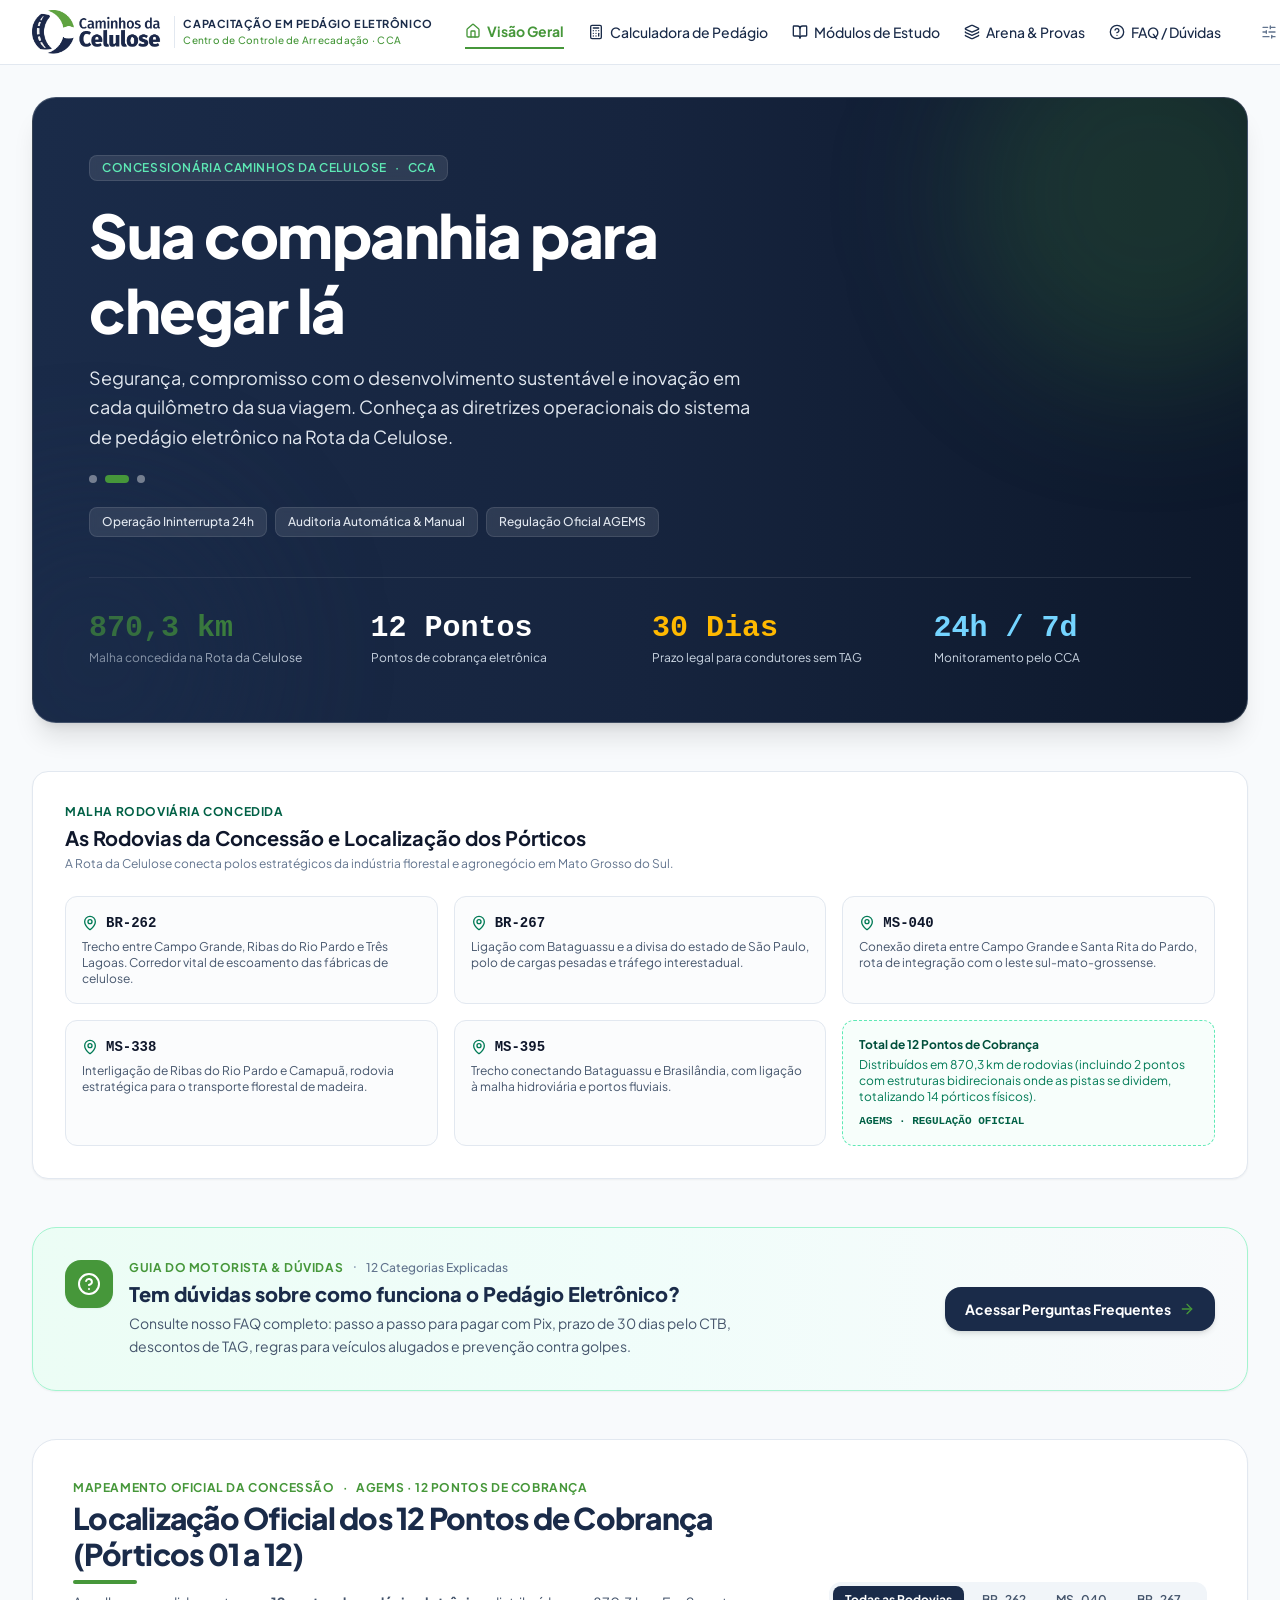
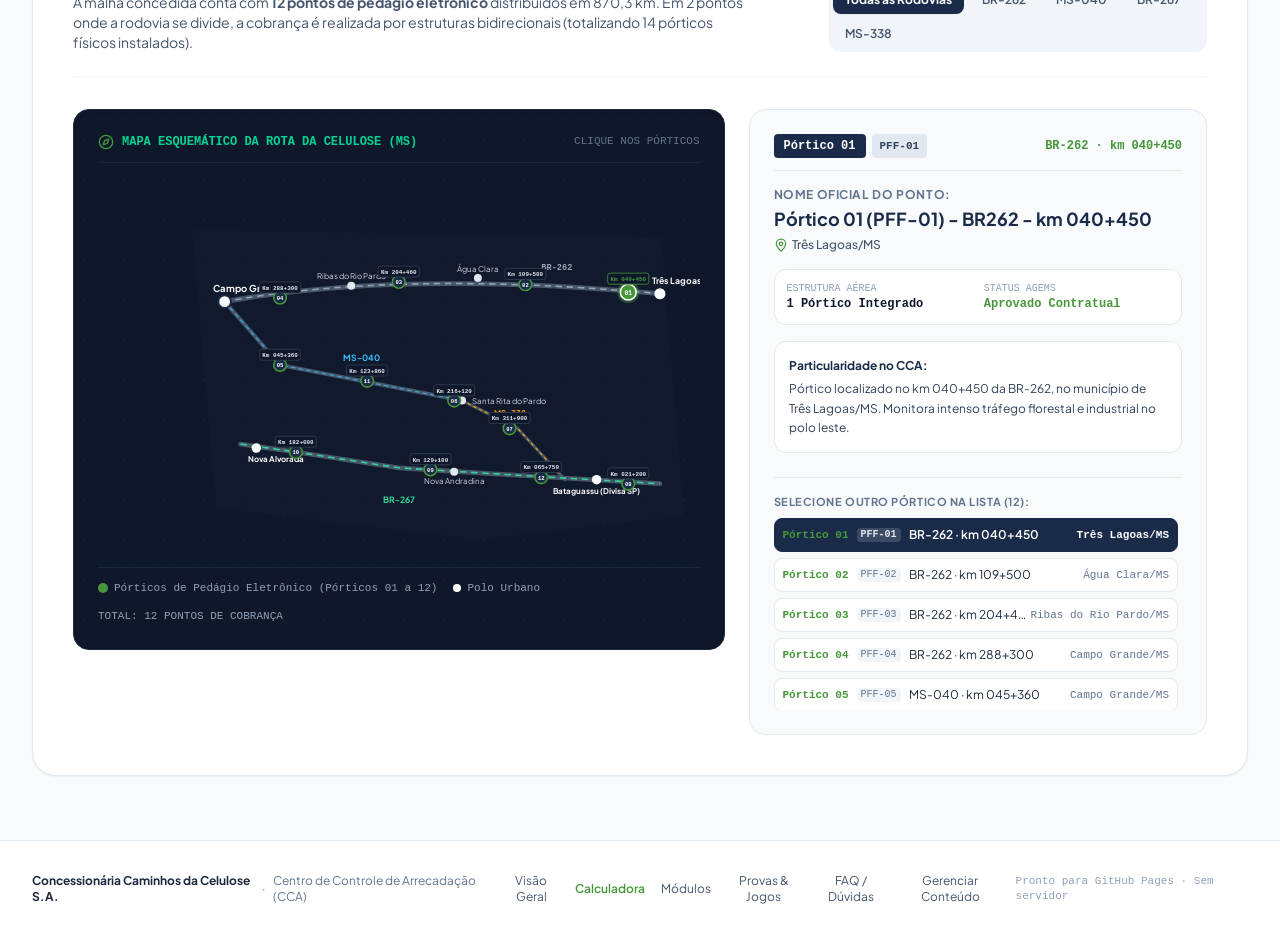
<file: docs/index.html>
<!doctype html>
<html lang="pt-BR">
  <head>
    <meta charset="UTF-8" />
    <meta name="viewport" content="width=device-width, initial-scale=1.0" />
    <title>Portal CCA · Caminhos da Celulose | Capacitação em Pedágio Eletrônico</title>
    <meta name="description" content="Portal corporativo de capacitação em Pedágio Eletrônico e operações de CCA da Concessionária Caminhos da Celulose, com módulos educativos, simulador de ocorrências, jogo da memória e quizzes avaliativos." />
    <meta property="og:title" content="Portal CCA · Caminhos da Celulose | Capacitação em Pedágio Eletrônico" />
    <meta property="og:description" content="Portal corporativo de capacitação em Pedágio Eletrônico e operações de CCA da Concessionária Caminhos da Celulose." />
    <meta property="og:type" content="website" />
    <meta name="twitter:card" content="summary_large_image" />
    <link rel="preconnect" href="https://fonts.googleapis.com">
    <link rel="preconnect" href="https://fonts.gstatic.com" crossorigin>
    <link href="https://fonts.googleapis.com/css2?family=IBM+Plex+Mono:wght@400;500;600&family=Plus+Jakarta+Sans:wght@400;500;600;700;800&display=swap" rel="stylesheet">
    <script type="module" crossorigin src="./assets/index-B3hDbnB9.js"></script>
    <link rel="stylesheet" crossorigin href="./assets/index-WYaQfj9e.css">
  </head>
  <body>
    <div id="root"></div>
  </body>
</html>
</file>
